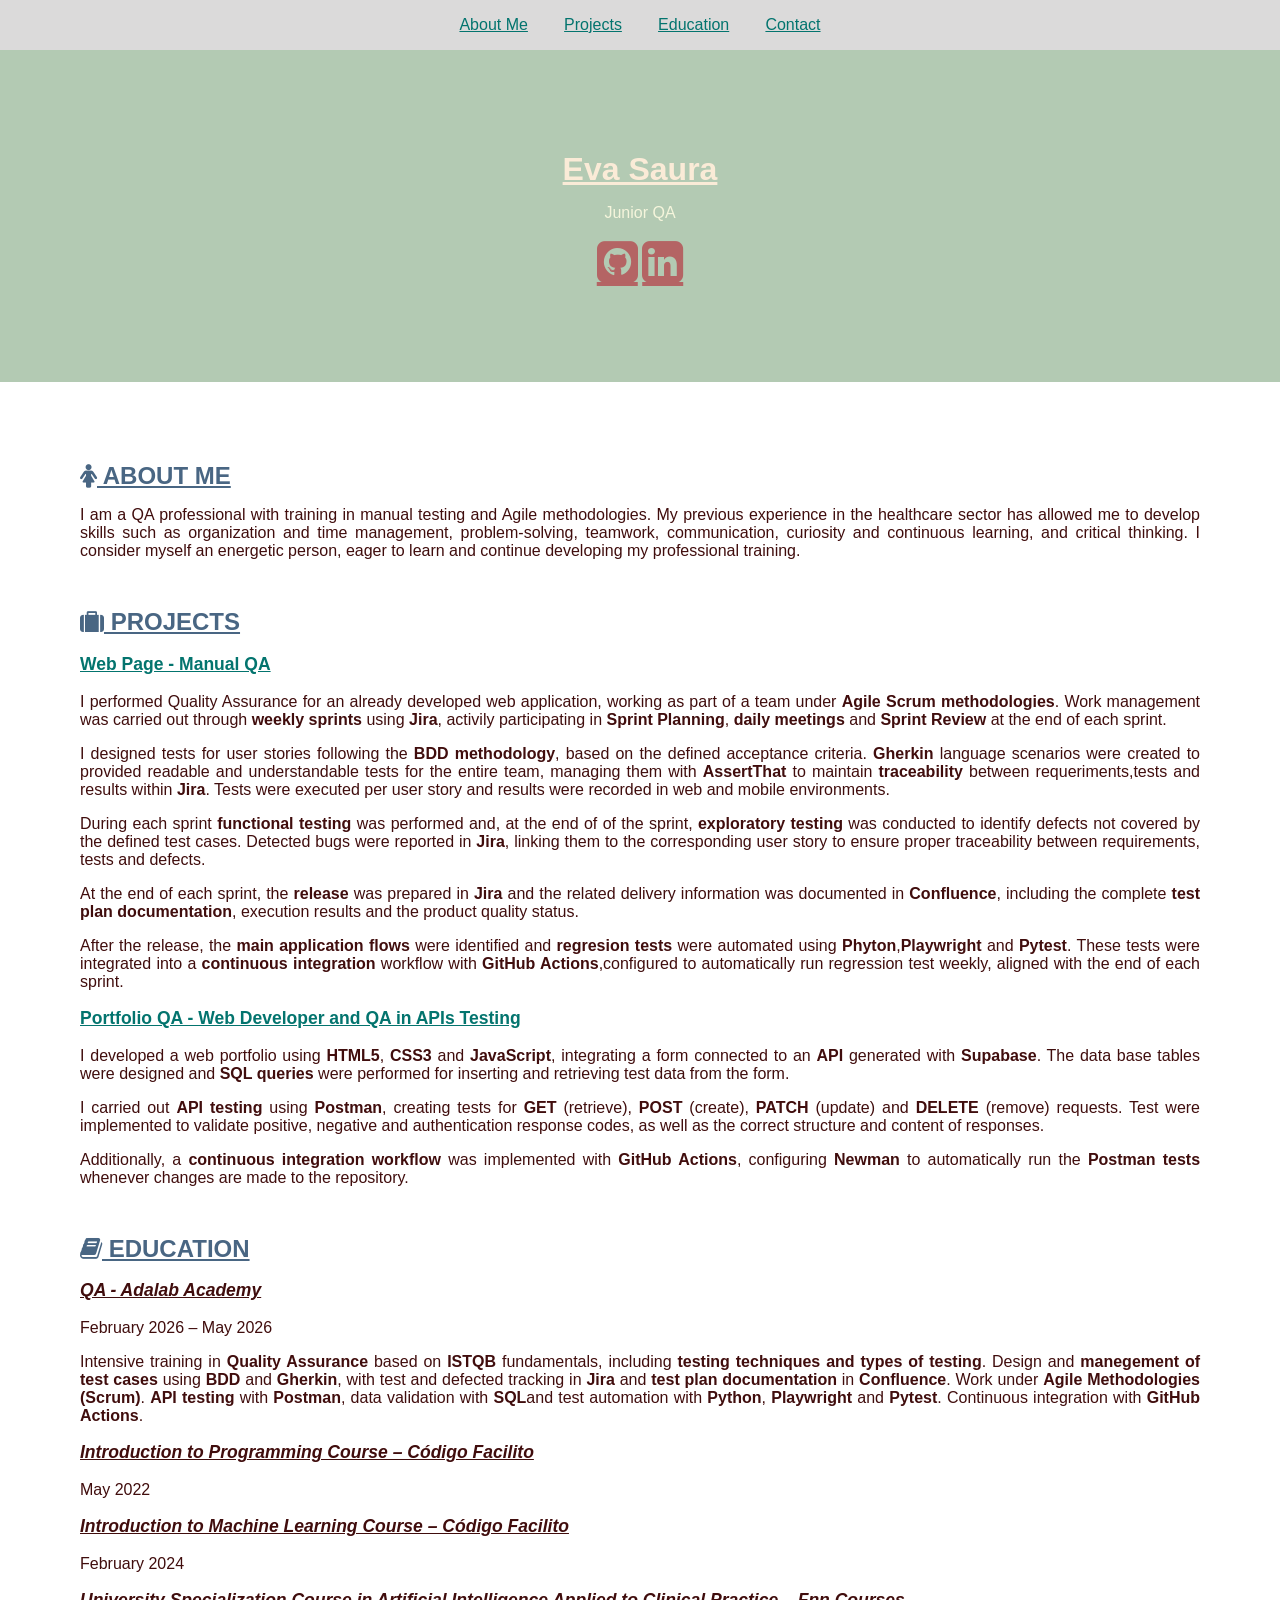
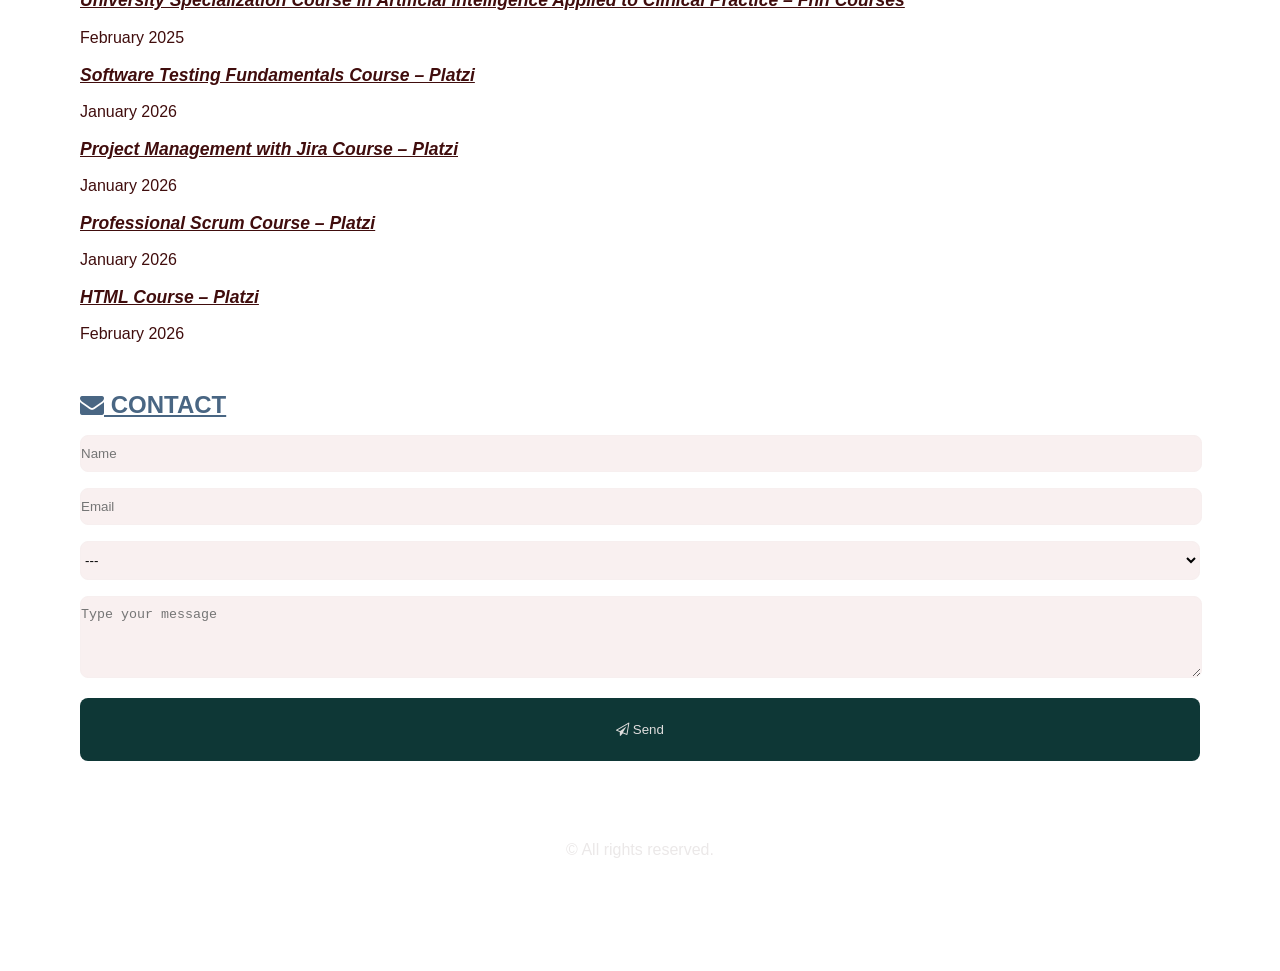
<file: index.html>
<!DOCTYPE html>
<html lang="es">

<head>
  <meta charset="UTF-8" />
  <meta name="viewport" content="width=device-width, initial-scale=1.0" />
  <meta name="description" content="Portfolio Eva Saura QA" />
  <meta name="author" content="Eva Saura" />
  <title>Eva Saura - Portfolio QA</title>
  <link href="style.css" rel="stylesheet" />
  <!-- Importar Font Awesome para los iconos -->
  <link rel="stylesheet" href="https://cdnjs.cloudflare.com/ajax/libs/font-awesome/4.7.0/css/font-awesome.min.css" />
</head>

<body>
  <!-- Menú de navegación -->
  <nav>
    <ul>
      <li><a id="menuaboutme" href="#aboutme">About Me</a></li>
      <li><a id="menuprojects" href="#projects">Projects</a></li>
      <li><a id="menueducation" href="#education">Education</a></li>
      <li><a id="menucontact" href="#contact">Contact</a></li>
    </ul>
  </nav>
  <header>
    <h1 id="myname" style="color:antiquewhite;">Eva Saura</h1>
    <p id="title" style="color:beige">Junior QA</p>
    <p>
      <a id="linkgithub" href="https://github.com/Eva-sv" title="GitHub" class="fa fa-github-square fa-3x"
        aria-label="GitHub"></a>
      <a id="linklinkedin" href="https://www.linkedin.com/in/eva-saura-vizcarro-590111122/" title="LinkedIn"
        class="fa fa-linkedin-square fa-3x" aria-label="LinkedIn"></a>
    </p>
  </header>
  <main>
    <section id="aboutme">
      <h2 id="titleaboutme">
        <i class="fa fa-female"></i> ABOUT ME
      </h2>
      <p>
        I am a QA professional with training in manual testing and Agile methodologies.
        My previous experience in the healthcare sector has allowed me to develop skills such as organization and time
        management, problem-solving, teamwork, communication, curiosity and continuous learning, and critical thinking.
        I consider myself an energetic person, eager to learn and continue developing my professional training.
      </p>

    </section>

    <section id="projects">
      <h2 id="titleprojects">
        <i class="fa fa-suitcase"></i> PROJECTS
      </h2>

      <h3>
        <a id="linkprojectapi" href="https://pqsi2017.atlassian.net/jira/software/projects/E1/boards/2"
          target="_blank">Web Page - Manual QA</a>
      </h3>
      <p>
        I performed Quality Assurance for an already developed web application, working as part of a team under
        <strong>Agile Scrum methodologies</strong>.
        Work management was carried out through <strong>weekly sprints</strong> using
        <strong>Jira</strong>, activily participating in
        <strong>Sprint Planning</strong>, <strong>daily meetings</strong> and <strong>Sprint Review</strong>
        at the end of each sprint.
      </p>

      <p>
        I designed tests for user stories following the
        <strong>BDD methodology</strong>, based on the defined acceptance criteria.
        <strong>Gherkin</strong> language scenarios were created to provided readable and understandable tests for the
        entire team,
        managing them with <strong>AssertThat</strong> to maintain <strong>traceability</strong> between
        requeriments,tests and results within
        <strong>Jira</strong>. Tests were executed per user story and results were recorded in web and mobile
        environments.
      </p>

      <p>
        During each sprint <strong>functional testing</strong> was performed and, at the end of of the sprint,
        <strong>exploratory testing</strong> was conducted to identify defects not covered by the defined test cases.
        Detected bugs were reported in <strong>Jira</strong>, linking them to the corresponding user story to ensure
        proper traceability
        between requirements, tests and defects.
      </p>

      <p>
        At the end of each sprint, the <strong>release</strong> was prepared in <strong>Jira</strong>
        and the related delivery information was documented in <strong>Confluence</strong>,
        including the complete <strong>test plan documentation</strong>, execution results and the product quality
        status.
      </p>

      <p>
        After the release, the <strong>main application flows</strong> were identified and <strong>regresion
          tests</strong> were automated using
        <strong>Phyton</strong>,<strong>Playwright</strong> and <strong>Pytest</strong>. These tests were integrated
        into a
        <strong>continuous integration</strong> workflow with
        <strong>GitHub Actions</strong>,configured to automatically run regression test weekly, aligned with the end of
        each sprint.
      </p>
      <h3>
        <a id="linkprojectoportfolio" href="https://eva-sv.github.io/Portafolio-qa/">Portfolio QA - Web Developer and QA in APIs Testing</a>
      </h3>
      <p>
        I developed a web portfolio using <strong>HTML5</strong>, <strong>CSS3</strong> and
        <strong>JavaScript</strong>, integrating a form connected to an
        <strong>API</strong> generated with <strong>Supabase</strong>. The data base tables were designed and
        <strong>SQL queries</strong> were performed for
        inserting and retrieving test data from the form.
      </p>

      <p>
        I carried out <strong>API testing</strong> using <strong>Postman</strong>, creating tests for
        <strong>GET</strong> (retrieve),
        <strong>POST</strong> (create), <strong>PATCH</strong> (update) and
        <strong>DELETE</strong> (remove) requests. Test were implemented to validate positive, negative and
        authentication response codes,
        as well as the correct structure and content of responses.
      </p>

      <p>
        Additionally, a <strong>continuous integration workflow</strong> was implemented with
        <strong>GitHub Actions</strong>, configuring <strong>Newman</strong> to automatically run the
        <strong>Postman tests</strong> whenever changes are made to the repository.
      </p>

    </section>

    <section id="education">
      <h2 id="titleeducation">
        <i class="fa fa-book"></i> EDUCATION
      </h2>

      <h3><em><u>QA - Adalab Academy</em></u></h3>
      <p> February 2026 – May 2026</p>
      <p>
        Intensive training in <strong>Quality Assurance</strong> based on
        <strong>ISTQB</strong> fundamentals, including <strong>testing techniques and types of testing</strong>.
        Design and <strong>manegement of test cases</strong> using
        <strong>BDD</strong> and <strong>Gherkin</strong>, with test and defected tracking
        in <strong>Jira</strong> and <strong>test plan documentation</strong> in
        <strong>Confluence</strong>. Work under <strong>Agile Methodologies (Scrum)</strong>.
        <strong>API testing</strong> with <strong>Postman</strong>, data validation with
        <strong>SQL</strong>and test automation with <strong>Python</strong>,
        <strong>Playwright</strong> and <strong>Pytest</strong>. Continuous integration with
        <strong>GitHub Actions</strong>.
      </p>


      <h3><em><u>Introduction to Programming Course – Código Facilito</u></em></h3>
      <p>May 2022</p>

      <h3><em><u>Introduction to Machine Learning Course – Código Facilito</u></em></h3>
      <p>February 2024</p>

      <h3><em><u>University Specialization Course in Artificial Intelligence Applied to Clinical Practice – Fnn Courses</u></em></h3>
      <p>February 2025</p>

      <h3><em><u>Software Testing Fundamentals Course – Platzi</u></em></h3>
      <p>January 2026</p>

      <h3><em><u>Project Management with Jira Course – Platzi</u></em></h3>
      <p>January 2026</p>

      <h3><em><u>Professional Scrum Course – Platzi</u></em></h3>
      <p>January 2026</p>

      <h3><em><u>HTML Course – Platzi</u></em></h3>
      <p>February 2026</p>
    </section>

    <section id="contact">
      <h2 id="titlecontact">
        <i class="fa fa-envelope"></i> CONTACT
      </h2>
      <form id="contactForm" onsubmit="return sendForm(event)">
        <input id="name" type="text" placeholder="Name" />
        <input id="email" type="email" placeholder="Email" required  />
        <select id="subject" required>
          <option value="">---</option>
          <option value="info">Information</option>
          <option value="job">Job Offer</option>
          <option value="other">Other</option>
        </select>
        <textarea id="message" rows="4" placeholder="Type your message" required maxlength="500"></textarea>
        <button id="send" type="submit">
          <i class="fa fa-paper-plane-o"></i> Send
        </button>
      </form>
      <p id="formMessage"></p>
    </section>


    <footer>
      <p>&copy; All rights reserved.</p>
    </footer>
</body>
<script src="script.js" defer></script>

</html>
</file>
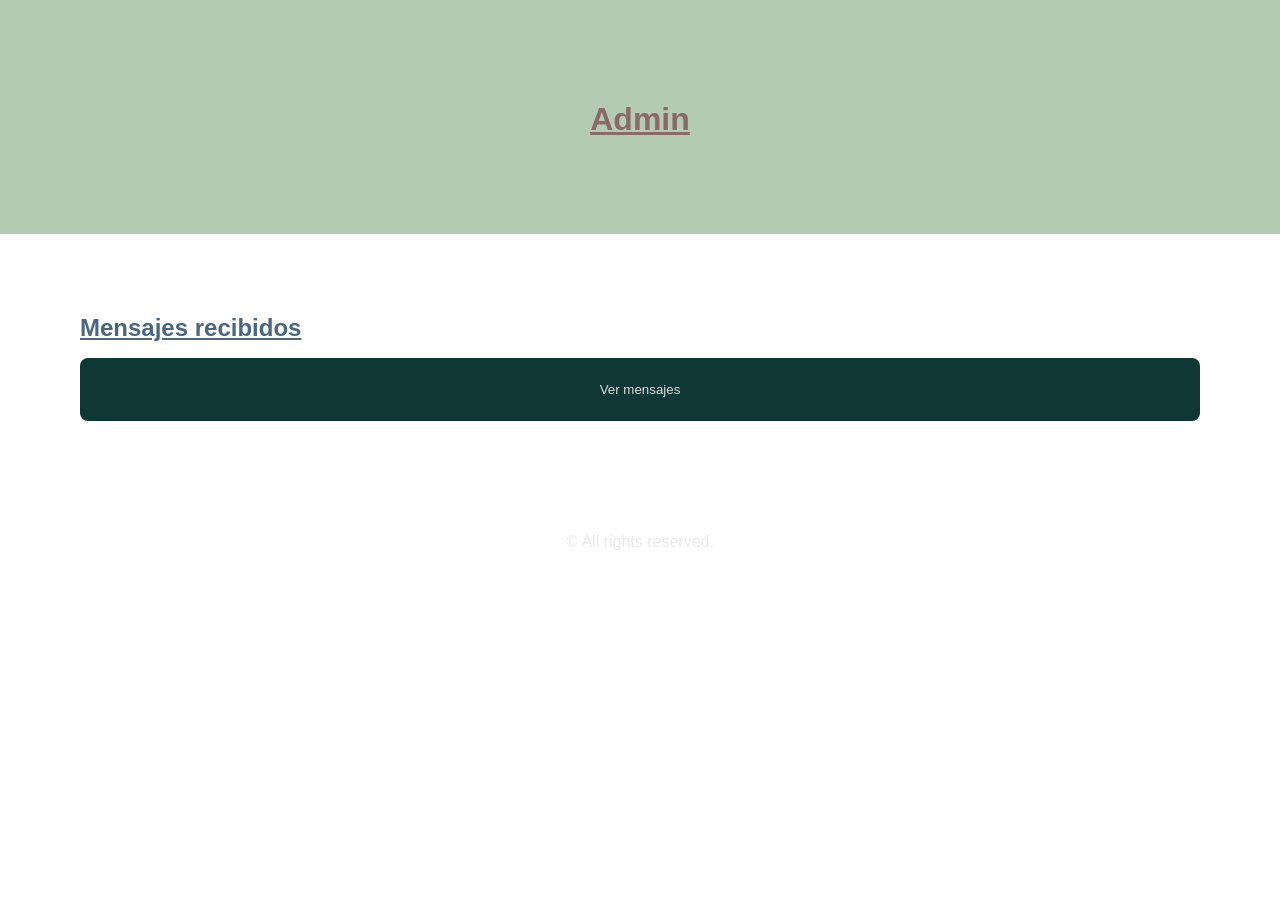
<file: admin.html>
<!DOCTYPE html>
<html lang="es">
<head>
  <meta charset="UTF-8">
  <title>Admin - Mensajes</title>
  <link rel="stylesheet" href="style.css">
</head>
<body>

<header>
  <h1>Admin</h1>
</header>

<main>
  <section id="admin">
    <h2>Mensajes recibidos</h2>
    <button id="verMensajes" onclick="mostrarDatos()">Ver mensajes</button>

    <table id="formsTable">

    </table>

    <p id="status"></p>
  </section>
</main>

<footer>
    <p>&copy; All rights reserved.</p>
</footer>

<script src="script.js"></script>

</body>
</html>
</file>
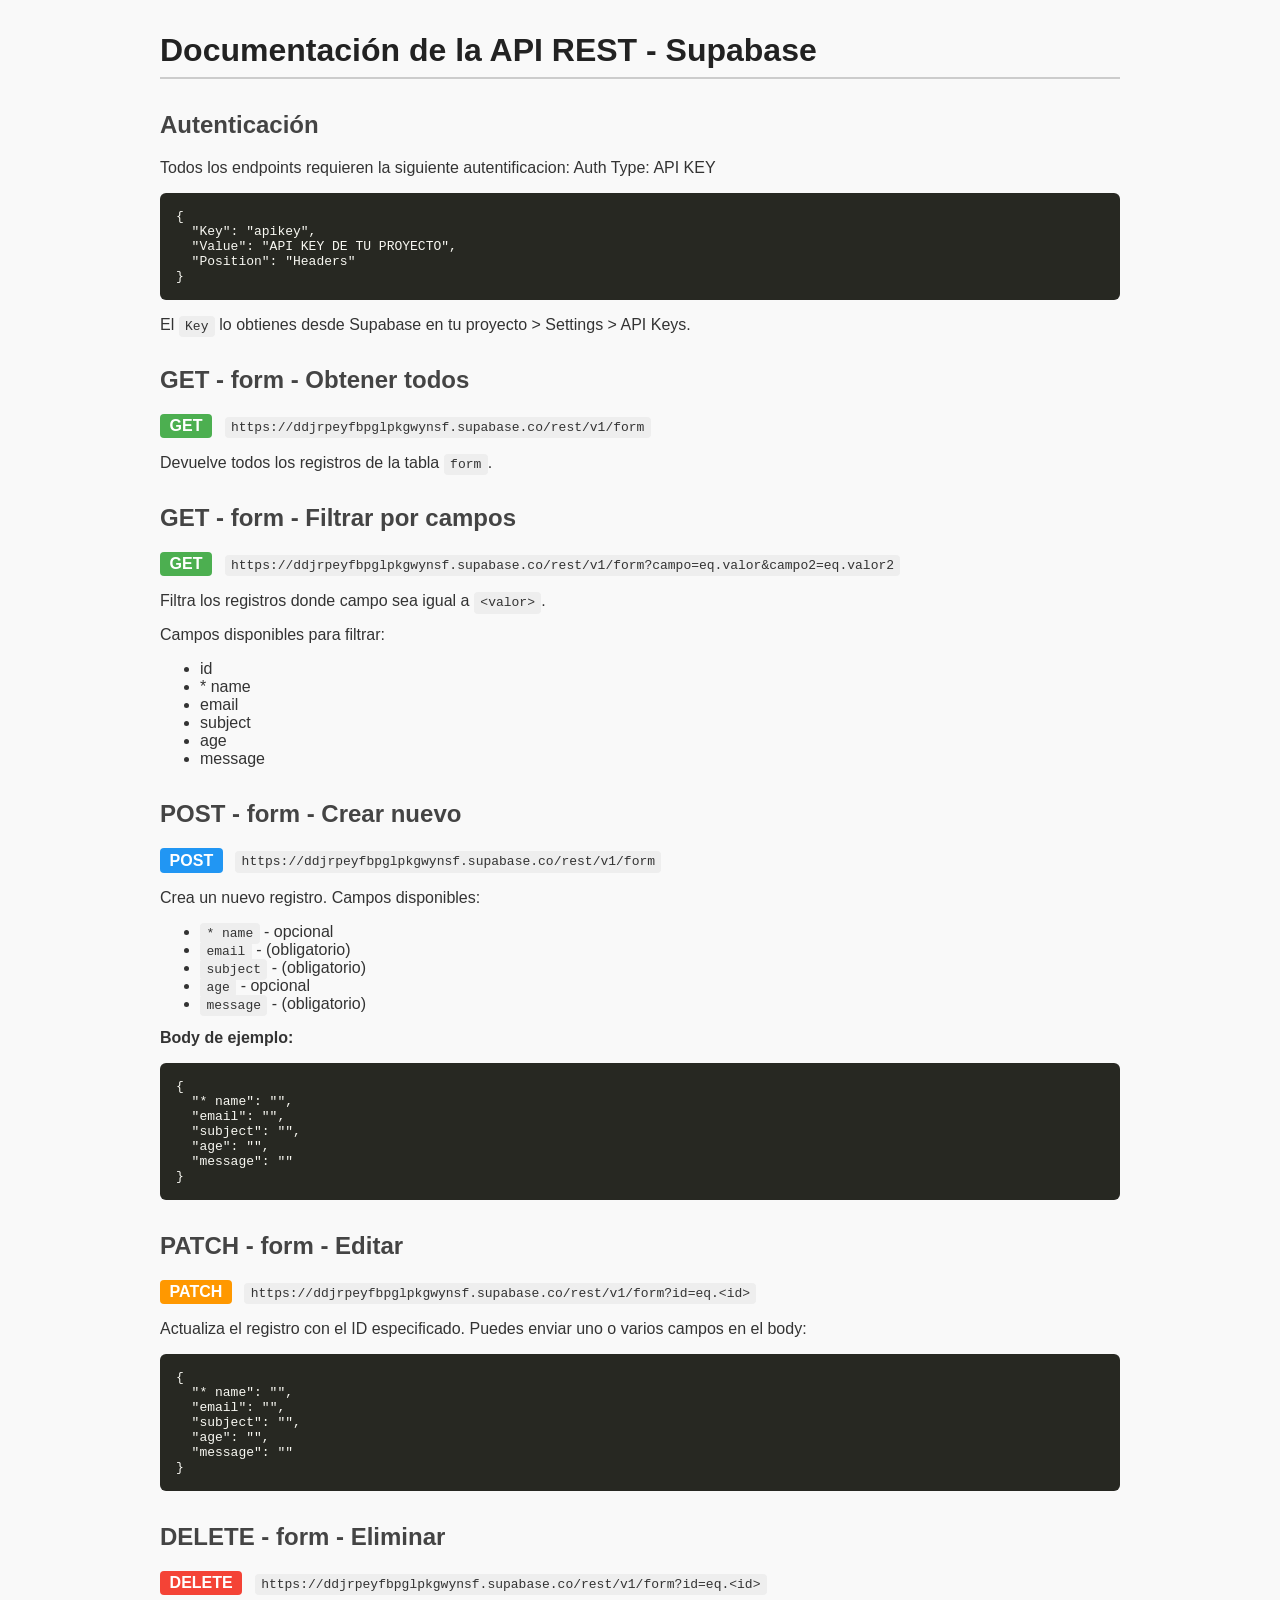
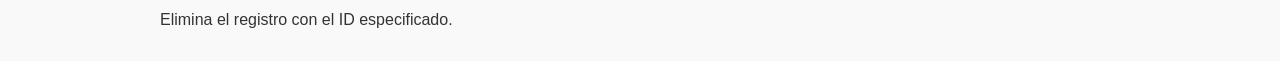
<file: apidoc.html>
<!DOCTYPE html>
<!-- saved from url=(0067)https://bootcamp-qa.github.io/ReportGenerator/documentacionapi.html -->
<html lang="es"><head><meta http-equiv="Content-Type" content="text/html; charset=UTF-8">
  
  <title>Documentación API Supabase</title>
  <style>
    body {
      font-family: 'Segoe UI', sans-serif;
      margin: 2rem auto;
      max-width: 960px;
      background: #f9f9f9;
      color: #333;
    }
    h1 { color: #222; border-bottom: 2px solid #ccc; padding-bottom: 0.5rem; }
    h2 { margin-top: 2rem; color: #444; }
    code { background: #eee; padding: 0.2rem 0.4rem; border-radius: 4px; }
    pre {
      background: #272822;
      color: #f8f8f2;
      padding: 1rem;
      border-radius: 6px;
      overflow-x: auto;
    }
    .method {
      display: inline-block;
      font-weight: bold;
      padding: 0.2rem 0.6rem;
      border-radius: 4px;
      margin-right: 0.5rem;
      color: white;
    }
    .GET { background: #4caf50; }
    .POST { background: #2196f3; }
    .PATCH { background: #ff9800; }
    .DELETE { background: #f44336; }

    label {
      display: block;
      margin-top: 1rem;
      font-weight: bold;
    }
    input[type=text] {
      width: 100%;
      padding: 0.5rem;
      font-size: 1rem;
      margin-top: 0.3rem;
      box-sizing: border-box;
    }
    button {
      margin-top: 1.5rem;
      padding: 0.6rem 1rem;
      font-size: 1rem;
      cursor: pointer;
    }
  </style>
</head>
<body>

<h1>Documentación de la API REST - Supabase</h1>

<form id="form" onsubmit="return false;" style="display: none;">
  <label for="tableName">Nombre de la tabla:</label>
  <input type="text" id="tableName" placeholder="clientes" required="">

  <label for="columns">Columnas (separadas por coma, * indica obligatorio):</label>
  <input type="text" id="columns" placeholder="nombre, telefono*, correo*" required="">

  <label for="baseUrl">Base URL:</label>
  <input type="text" id="baseUrl" placeholder="https://proyecto.supabase.co" required="">

  <button onclick="generate()">GENERAR DOCUMENTACION API</button>
</form>

<!-- Aquí pondremos la documentación generada -->
<div id="docs" style="margin-top:2rem;">
        <h2>Autenticación</h2>
    <p>Todos los endpoints requieren la siguiente autentificacion: Auth Type: API KEY</p>
    <pre>{
  "Key": "apikey",
  "Value": "API KEY DE TU PROYECTO",
  "Position": "Headers"
}</pre>
    <p>El <code>Key</code> lo obtienes desde Supabase en tu proyecto &gt; Settings &gt; API Keys.</p>
  
    <h2>GET - form - Obtener todos </h2>
    <p><span class="method GET">GET</span> <code>https://ddjrpeyfbpglpkgwynsf.supabase.co/rest/v1/form</code></p>
    <p>Devuelve todos los registros de la tabla <code>form</code>.</p>

    <h2>GET - form - Filtrar por campos</h2>
    <p><span class="method GET">GET</span> <code>https://ddjrpeyfbpglpkgwynsf.supabase.co/rest/v1/form?campo=eq.valor&amp;campo2=eq.valor2</code></p>
    <p>Filtra los registros donde campo sea igual a <code>&lt;valor&gt;</code>.</p>
    <p>Campos disponibles para filtrar:</p>
    <ul>
      <li>id</li><li>* name</li><li>email</li><li>subject</li><li>age</li><li>message</li>
    </ul>

    <h2>POST - form - Crear nuevo</h2>
    <p><span class="method POST">POST</span> <code>https://ddjrpeyfbpglpkgwynsf.supabase.co/rest/v1/form</code></p>
    <p>Crea un nuevo registro. Campos disponibles:</p>
    <ul>
      <li><code>* name</code> - opcional</li><li><code>email</code> -  (obligatorio)</li><li><code>subject</code> -  (obligatorio)</li><li><code>age</code> - opcional</li><li><code>message</code> -  (obligatorio)</li>
    </ul>
    <p><strong>Body de ejemplo:</strong></p>
    <pre>{
  "* name": "",
  "email": "",
  "subject": "",
  "age": "",
  "message": ""
}</pre>

    <h2>PATCH - form - Editar </h2>
    <p><span class="method PATCH">PATCH</span> <code>https://ddjrpeyfbpglpkgwynsf.supabase.co/rest/v1/form?id=eq.&lt;id&gt;</code></p>
    <p>Actualiza el registro con el ID especificado. Puedes enviar uno o varios campos en el body:</p>
    <pre>{
  "* name": "<nuevo string="">",
  "email": "<nuevo string="">",
  "subject": "<nuevo string="">",
  "age": "<nuevo string="">",
  "message": "<nuevo string="">"
}</nuevo></nuevo></nuevo></nuevo></nuevo></pre>

    <h2>DELETE - form - Eliminar </h2>
    <p><span class="method DELETE">DELETE</span> <code>https://ddjrpeyfbpglpkgwynsf.supabase.co/rest/v1/form?id=eq.&lt;id&gt;</code></p>
    <p>Elimina el registro con el ID especificado.</p>


  </div>

<script>
function generate() {
  let tableName = document.getElementById('tableName').value.trim() || 'clientes';
  const columnsRaw = document.getElementById('columns').value.trim();
  const baseUrlRaw = document.getElementById('baseUrl').value.trim() || 'https://<TU_PROYECTO>.supabase.co';

  // Procesar columnas
  const colsArr = columnsRaw.split(',').map(c => c.trim()).filter(c => c.length > 0);

  const columns = colsArr.map(col => {
    let required = false;
    let name = col;
    if (col.endsWith('*')) {
      required = true;
      name = col.slice(0, -1).trim();
    }
    return { name, type: "string", required };
  });

  const baseUrl = `${baseUrlRaw}/rest/v1/${tableName}`;

  function generatePostBody() {
    const obj = {};
    columns.forEach(col => {
      if (col.name !== "id") {
        obj[col.name] = "";
      }
    });
    return JSON.stringify(obj, null, 2);
  }

  function generatePatchBody() {
    const obj = {};
    columns.forEach(col => {
      if (col.name !== "id") {
        obj[col.name] = `<nuevo ${col.type}>`;
      }
    });
    return JSON.stringify(obj, null, 2);
  }

  // Construir el HTML para la documentación
  let html = `
        <h2>Autenticación</h2>
    <p>Todos los endpoints requieren la siguiente autentificacion: Auth Type: API KEY</p>
    <pre>{
  "Key": "apikey",
  "Value": "API KEY DE TU PROYECTO",
  "Position": "Headers"
}</pre>
    <p>El <code>Key</code> lo obtienes desde Supabase en tu proyecto &gt; Settings &gt; API Keys.</p>
  
    <h2>GET - ${tableName} - Obtener todos </h2>
    <p><span class="method GET">GET</span> <code>${baseUrl}</code></p>
    <p>Devuelve todos los registros de la tabla <code>${tableName}</code>.</p>

    <h2>GET - ${tableName} - Filtrar por campos</h2>
    <p><span class="method GET">GET</span> <code>${baseUrl}?campo=eq.valor&campo2=eq.valor2</code></p>
    <p>Filtra los registros donde campo sea igual a <code>&lt;valor&gt;</code>.</p>
    <p>Campos disponibles para filtrar:</p>
    <ul>
      ${columns.map(col => `<li>${col.name}</li>`).join('')}
    </ul>

    <h2>POST - ${tableName} - Crear nuevo</h2>
    <p><span class="method POST">POST</span> <code>${baseUrl}</code></p>
    <p>Crea un nuevo registro. Campos disponibles:</p>
    <ul>
      ${columns.filter(c => c.name !== 'id').map(col => `<li><code>${col.name}</code> - ${col.required ? " (obligatorio)" : "opcional"}</li>`).join('')}
    </ul>
    <p><strong>Body de ejemplo:</strong></p>
    <pre>${generatePostBody()}</pre>

    <h2>PATCH - ${tableName} - Editar </h2>
    <p><span class="method PATCH">PATCH</span> <code>${baseUrl}?id=eq.&lt;id&gt;</code></p>
    <p>Actualiza el registro con el ID especificado. Puedes enviar uno o varios campos en el body:</p>
    <pre>${generatePatchBody()}</pre>

    <h2>DELETE - ${tableName} - Eliminar </h2>
    <p><span class="method DELETE">DELETE</span> <code>${baseUrl}?id=eq.&lt;id&gt;</code></p>
    <p>Elimina el registro con el ID especificado.</p>


  `;

  document.getElementById('docs').innerHTML = html;
   document.getElementById('form').style.display = 'none';
  
}


</script>




</body></html>
</file>
<file: style.css>
body {
  font-family: Trebuchet MS,sans-serif;
  font-size: 15px;
  color: rgb(64, 13, 13);
  margin: 0;
  text-align: justify;
}

header {
  background-color: rgb(179, 202, 179);
  color: rgb(141, 104, 104);
  padding: 5rem;
  text-align: center;

  a {
    color: rgb(180, 100, 100);
  }
}

main {
  margin: 5rem;
  text-align: justify;
}

nav {
  text-align: center;
  width:100%;

}

nav ul {
  padding: 0;
  margin: 0;
    background-color: rgb(219, 218, 218);
  
}

nav ul li {
  display: inline-block;
  margin: 0rem;
  font-size: 1rem;
  padding: 1rem;
  border-radius: 0.5rem ;

}
/* Menú vertical en móvil */
@media (max-width: 768px) {
  nav ul li {
    display: block;
    margin: 0.8rem 0;
  }
}

h1 {
  font-size: 2rem;
  margin-bottom: 1rem;
  text-decoration: underline;
}

p {
  font-size: 1rem;
  margin-bottom: 1rem;
}

a {
  color: #03746e;
  text-decoration: underline;
}

a:hover {
  text-decoration: underline;
}

section {
  margin-bottom: 3rem;
}

h2 {
  font-size: 1.5rem;
  margin-bottom: 1rem;
  color: #496683;
  text-decoration: underline;
}

/* FORMULARIO */
form {
  width: 100%;
  font-size: 1rem;
}

input,
textarea,
select {
  width: 100%;
  padding: 10px 0 10px 0;
  margin-bottom: 1rem;
  border: 1px solid #f7efef;
  border-radius: 0.5rem;
  background-color: #f9f0f0;
}

button {
  width: 100%;
  padding: 1.5rem;
  background-color: rgb(14, 55, 54);
  color: rgb(223, 221, 221);
  border: none;
  border-radius: 0.5rem;

}

footer {
  margin-top: 1rem;
  padding: 1rem;
  font-size: 0.5rem;
  color: #ebe8e8;
  text-align: center;
}

table {
  width: 100%;
  border-collapse: collapse;
  table-layout: fixed; /* CLAVE */
  font-family: 'Trebuchet MS', sans-serif;
}

th, td {
  border: 1px solid #ddd;
  padding: 6px;
  font-size: 14px;
  word-wrap: break-word;
  overflow-wrap: break-word;
}

thead {
  background-color: #f6f5f5;
}

/* Móvil */
@media (max-width: 768px) {
  th, td {
    font-size: 12px;
    padding: 4px;
  }
}
</file>
